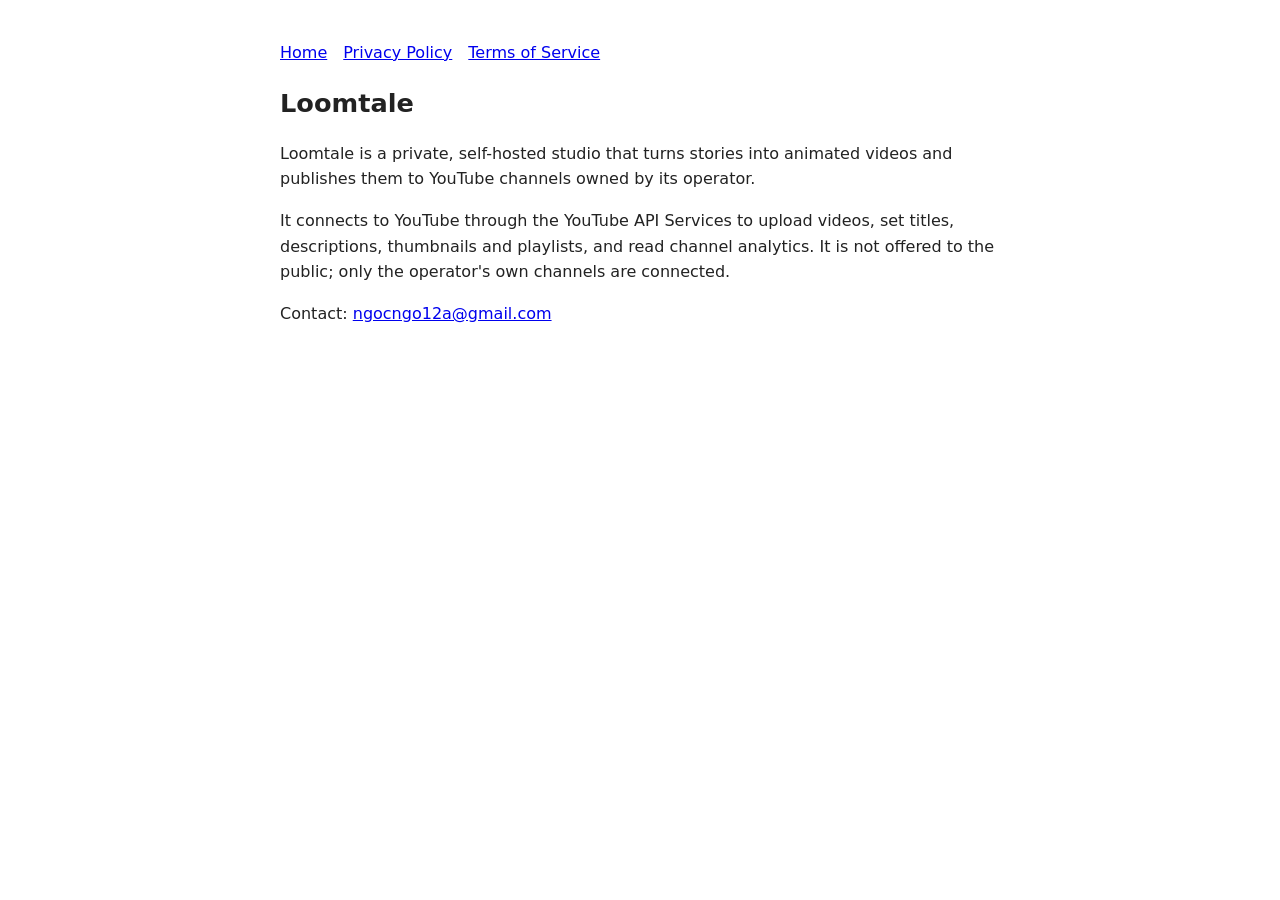
<file: index.html>
<!doctype html><html lang="en"><head><meta charset="utf-8"><meta name="viewport" content="width=device-width,initial-scale=1">
<title>Loomtale</title><link rel="stylesheet" href="style.css"></head><body>
<nav><a href="./">Home</a><a href="privacy.html">Privacy Policy</a><a href="terms.html">Terms of Service</a></nav>
<h1>Loomtale</h1>
<p>Loomtale is a private, self-hosted studio that turns stories into animated videos and publishes them to YouTube channels owned by its operator.</p>
<p>It connects to YouTube through the YouTube API Services to upload videos, set titles, descriptions, thumbnails and playlists, and read channel analytics. It is not offered to the public; only the operator's own channels are connected.</p>
<p>Contact: <a href="mailto:ngocngo12a@gmail.com">ngocngo12a@gmail.com</a></p>
</body></html>
</file>
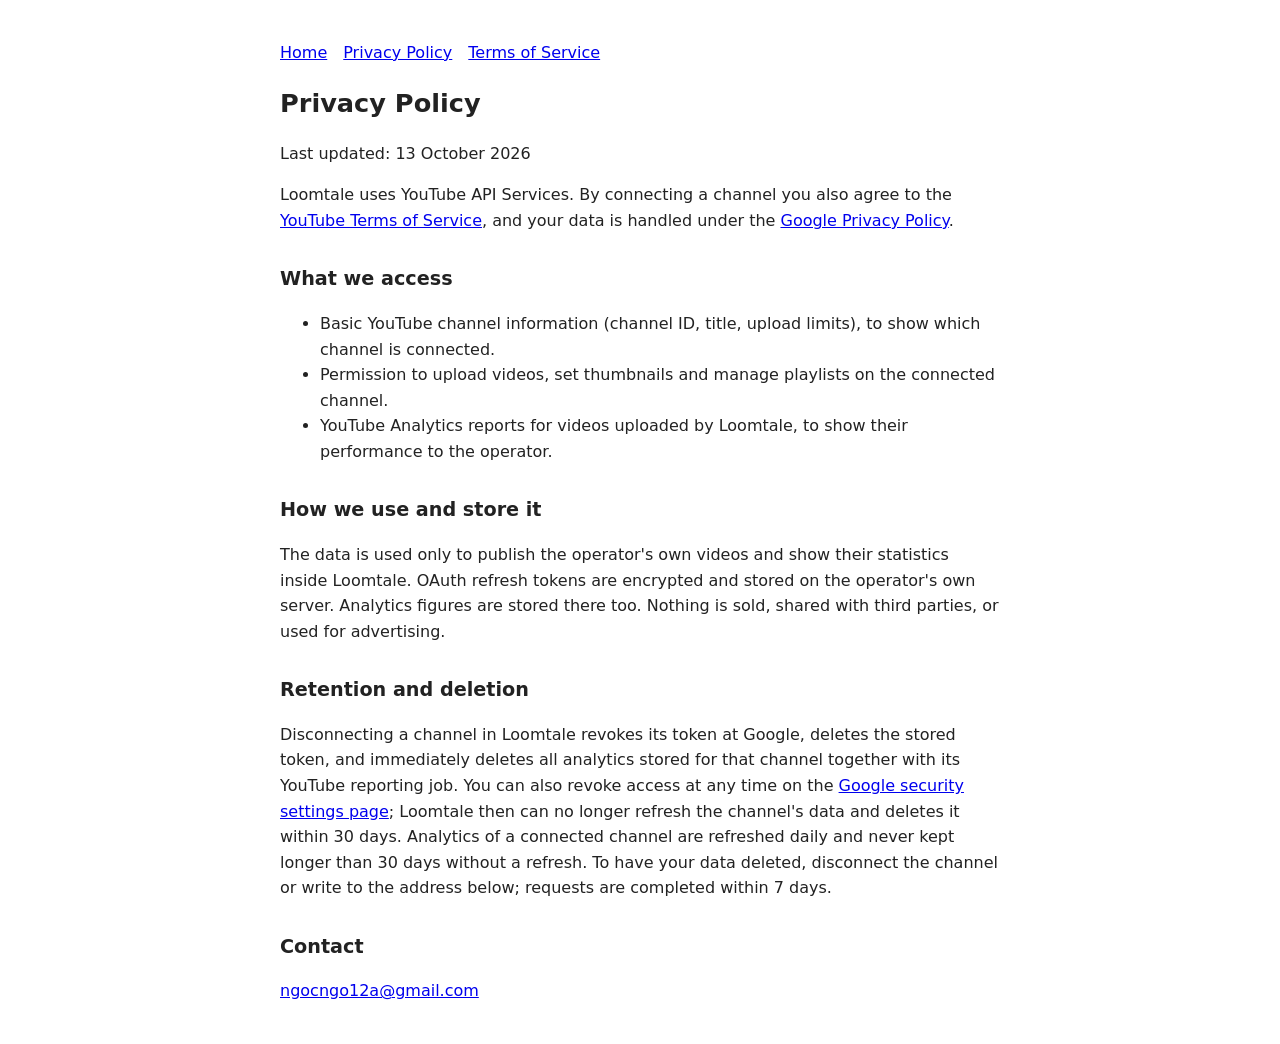
<file: privacy.html>
<!doctype html><html lang="en"><head><meta charset="utf-8"><meta name="viewport" content="width=device-width,initial-scale=1">
<title>Loomtale Privacy Policy</title><link rel="stylesheet" href="style.css"></head><body>
<nav><a href="./">Home</a><a href="privacy.html">Privacy Policy</a><a href="terms.html">Terms of Service</a></nav>
<h1>Privacy Policy</h1>
<p>Last updated: 13 October 2026</p>
<p>Loomtale uses YouTube API Services. By connecting a channel you also agree to the <a href="https://www.youtube.com/t/terms">YouTube Terms of Service</a>, and your data is handled under the <a href="https://policies.google.com/privacy">Google Privacy Policy</a>.</p>
<h2>What we access</h2>
<ul>
<li>Basic YouTube channel information (channel ID, title, upload limits), to show which channel is connected.</li>
<li>Permission to upload videos, set thumbnails and manage playlists on the connected channel.</li>
<li>YouTube Analytics reports for videos uploaded by Loomtale, to show their performance to the operator.</li>
</ul>
<h2>How we use and store it</h2>
<p>The data is used only to publish the operator's own videos and show their statistics inside Loomtale. OAuth refresh tokens are encrypted and stored on the operator's own server. Analytics figures are stored there too. Nothing is sold, shared with third parties, or used for advertising.</p>
<h2>Retention and deletion</h2>
<p>Disconnecting a channel in Loomtale revokes its token at Google, deletes the stored token, and immediately deletes all analytics stored for that channel together with its YouTube reporting job. You can also revoke access at any time on the <a href="https://myaccount.google.com/permissions">Google security settings page</a>; Loomtale then can no longer refresh the channel's data and deletes it within 30 days. Analytics of a connected channel are refreshed daily and never kept longer than 30 days without a refresh. To have your data deleted, disconnect the channel or write to the address below; requests are completed within 7 days.</p>
<h2>Contact</h2>
<p><a href="mailto:ngocngo12a@gmail.com">ngocngo12a@gmail.com</a></p>
</body></html>
</file>
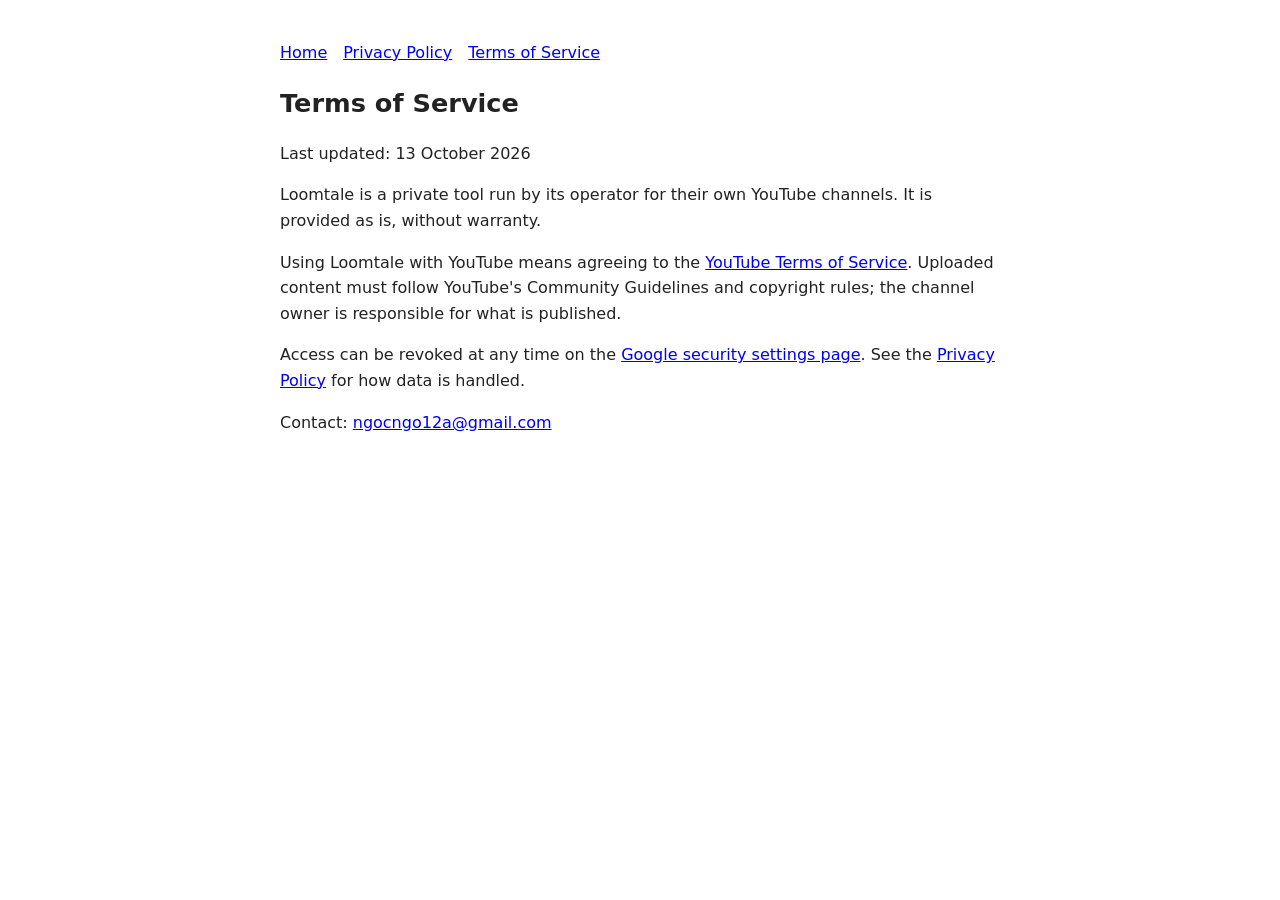
<file: terms.html>
<!doctype html><html lang="en"><head><meta charset="utf-8"><meta name="viewport" content="width=device-width,initial-scale=1">
<title>Loomtale Terms of Service</title><link rel="stylesheet" href="style.css"></head><body>
<nav><a href="./">Home</a><a href="privacy.html">Privacy Policy</a><a href="terms.html">Terms of Service</a></nav>
<h1>Terms of Service</h1>
<p>Last updated: 13 October 2026</p>
<p>Loomtale is a private tool run by its operator for their own YouTube channels. It is provided as is, without warranty.</p>
<p>Using Loomtale with YouTube means agreeing to the <a href="https://www.youtube.com/t/terms">YouTube Terms of Service</a>. Uploaded content must follow YouTube's Community Guidelines and copyright rules; the channel owner is responsible for what is published.</p>
<p>Access can be revoked at any time on the <a href="https://myaccount.google.com/permissions">Google security settings page</a>. See the <a href="privacy.html">Privacy Policy</a> for how data is handled.</p>
<p>Contact: <a href="mailto:ngocngo12a@gmail.com">ngocngo12a@gmail.com</a></p>
</body></html>
</file>
<file: style.css>
body{font-family:system-ui,sans-serif;max-width:720px;margin:40px auto;padding:0 16px;line-height:1.6;color:#222}
h1{font-size:1.6em}h2{font-size:1.2em;margin-top:1.6em}nav a{margin-right:16px}
</file>
